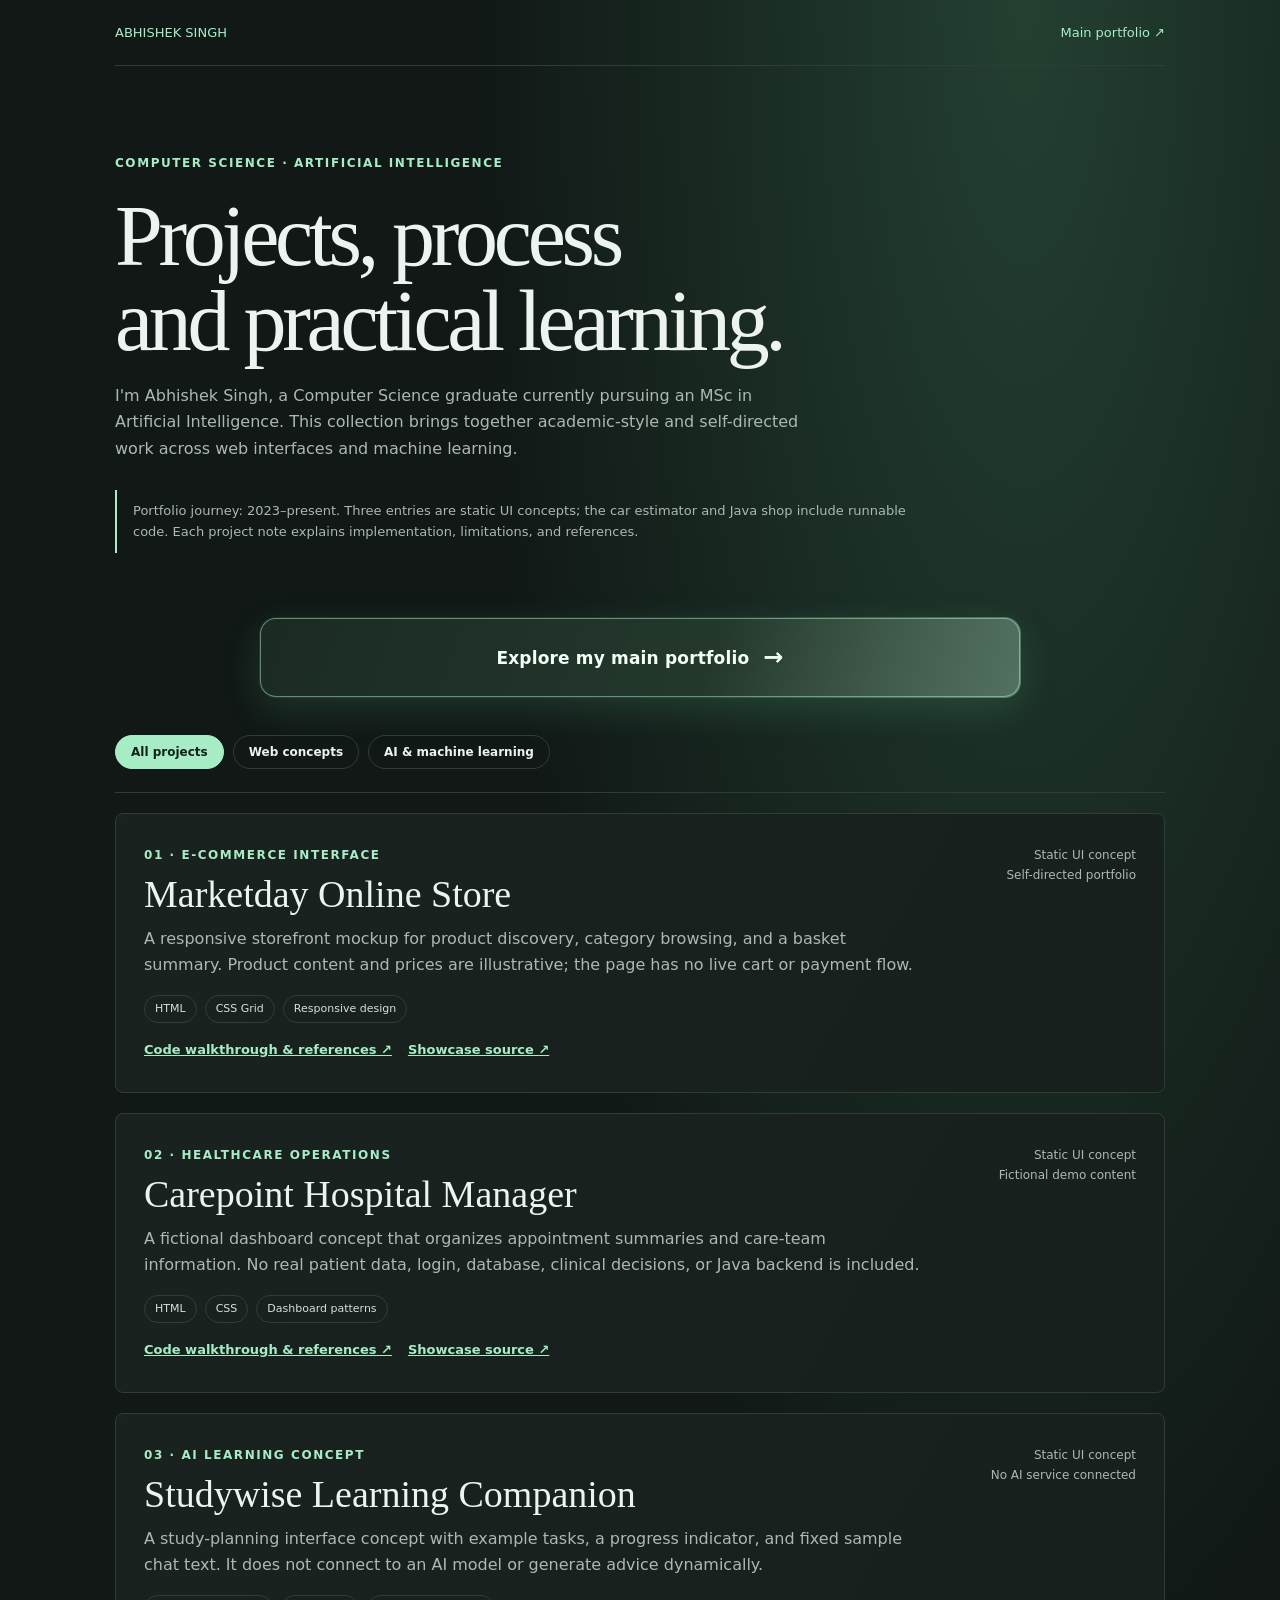
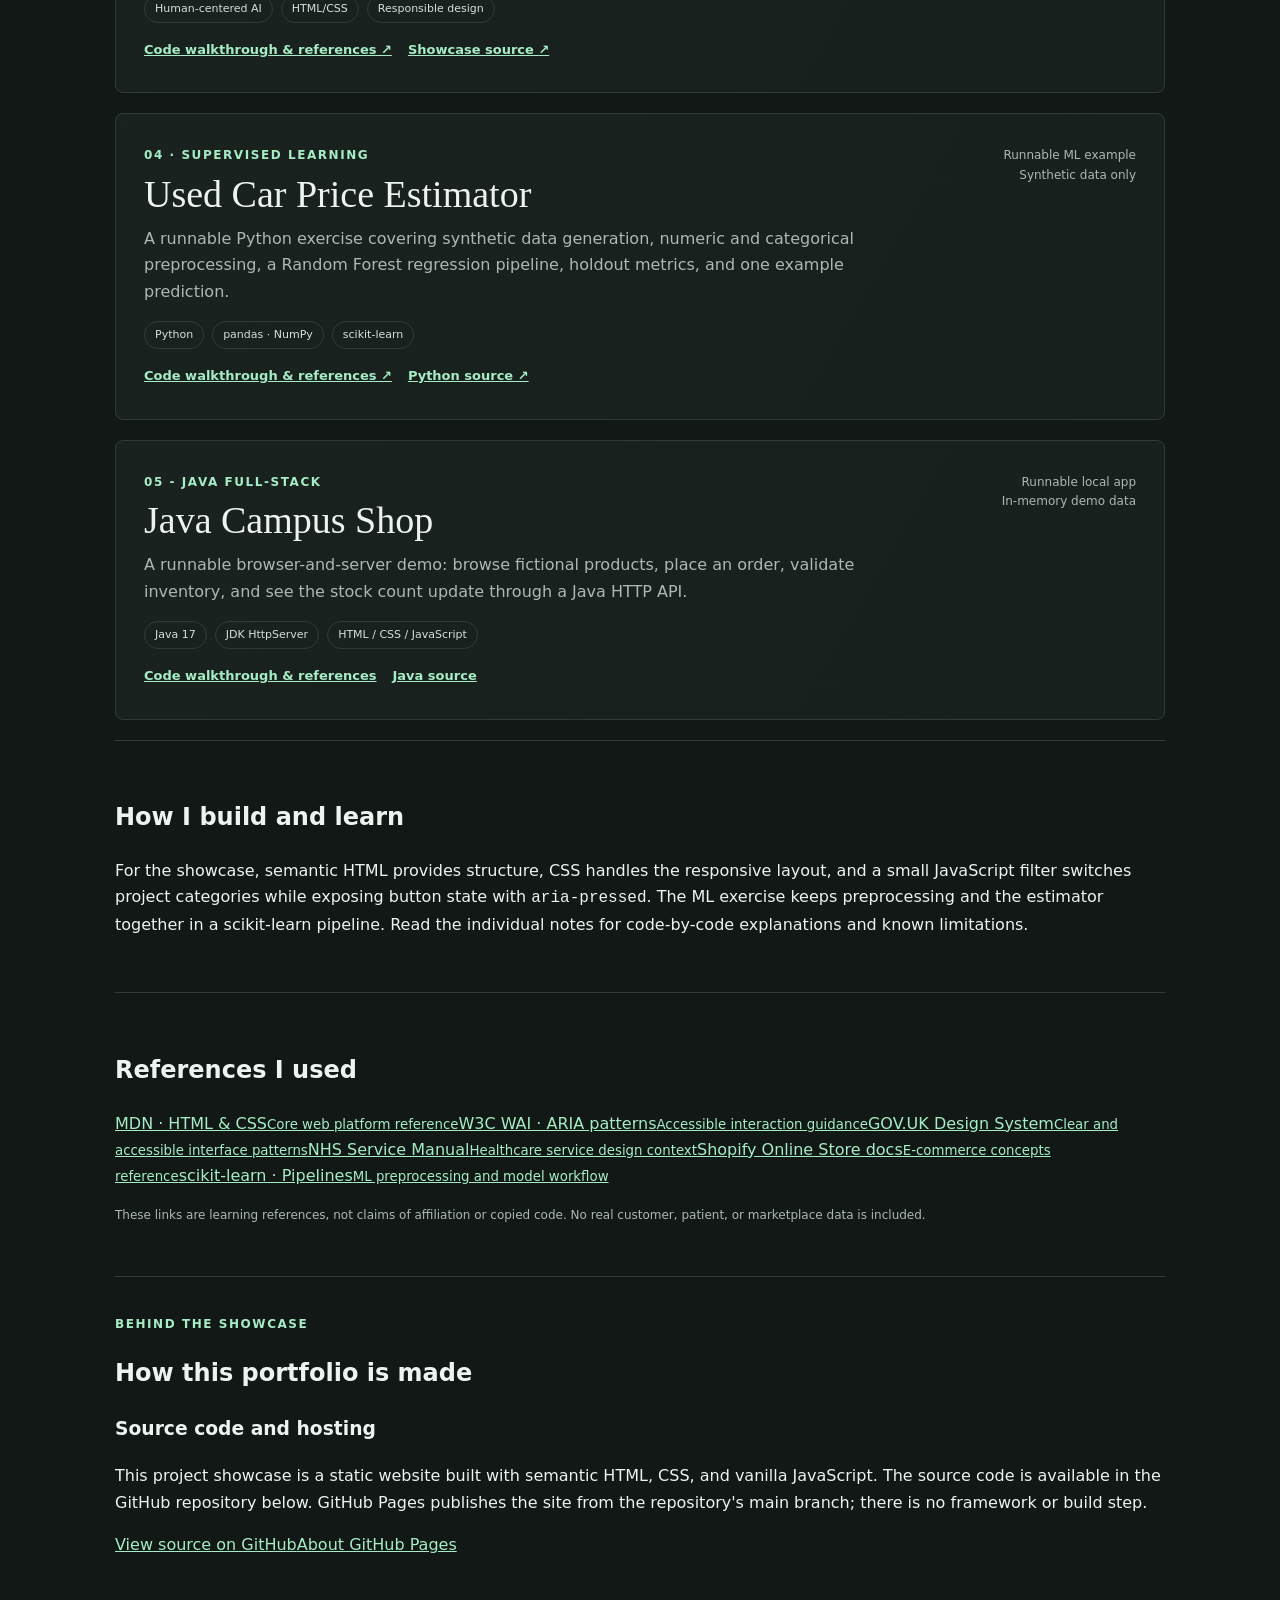
<file: index.html>
﻿<!doctype html>
<html lang="en">
<head>
<meta charset="utf-8"><meta name="viewport" content="width=device-width, initial-scale=1">
<meta name="theme-color" content="#111816"><meta name="description" content="Abhishek Singh's computer science and AI portfolio projects, with code walkthroughs and references.">
<title>Abhishek Singh · Project Portfolio</title>
<style>
:root{color-scheme:dark;--bg:#111816;--panel:#19221f;--line:#303d37;--text:#edf3ef;--muted:#abb9b1;--accent:#a6edc5;--serif:Georgia,serif;--sans:Inter,system-ui,-apple-system,'Segoe UI',sans-serif}*{box-sizing:border-box}body{margin:0;background:radial-gradient(ellipse at 80% 0%,#234031 0,transparent 38%),var(--bg);color:var(--text);font:16px/1.65 var(--sans)}a{color:var(--accent)}a:focus-visible,button:focus-visible{outline:3px solid #f4c96b;outline-offset:4px}.wrap{width:min(1050px,calc(100% - 40px));margin:auto}.top{padding:22px 0;border-bottom:1px solid var(--line);display:flex;justify-content:space-between;gap:18px;font-size:13px}.top a{text-decoration:none}.hero{padding:88px 0 65px;max-width:810px}.eyebrow,.tag{color:var(--accent);font-size:12px;font-weight:750;letter-spacing:.13em;text-transform:uppercase}.hero h1{font:500 clamp(48px,8vw,86px)/.98 var(--serif);letter-spacing:-.05em;margin:20px 0}.hero p{color:var(--muted);max-width:690px}.intro-note{border-left:2px solid var(--accent);padding:10px 16px;color:var(--muted);font-size:13px;margin-top:28px}.filters{display:flex;gap:9px;flex-wrap:wrap;padding:0 0 23px;border-bottom:1px solid var(--line)}button{border:1px solid var(--line);background:transparent;color:var(--text);padding:9px 15px;border-radius:30px;font:700 12px var(--sans);cursor:pointer}button[aria-pressed=true]{background:var(--accent);border-color:var(--accent);color:#122017}.project{display:grid;grid-template-columns:minmax(0,1fr) 180px;gap:30px;align-items:start;padding:32px 28px;margin:20px 0;background:linear-gradient(120deg,var(--panel),#18201e);border:1px solid var(--line);border-radius:8px}.project h2{font:500 clamp(27px,4vw,38px)/1.1 var(--serif);margin:8px 0}.project p{color:var(--muted);margin:10px 0}.pills{display:flex;flex-wrap:wrap;gap:8px;margin:16px 0}.pill{border:1px solid var(--line);border-radius:30px;padding:4px 10px;color:#d4e1d9;font-size:11px}.links{display:flex;gap:16px;flex-wrap:wrap;font-size:13px;font-weight:700}.kind{color:var(--muted);font-size:12px;text-align:right}.section{padding:38px 0;border-top:1px solid var(--line)}.main-portfolio-cta{position:relative;isolation:isolate;display:flex;align-items:center;justify-content:center;gap:14px;max-width:760px;margin:0 auto 38px;padding:19px 26px;border:1px solid #a6edc580;border-radius:16px;background:linear-gradient(110deg,#1b2b22,#283d30,#193128,#1b2b22);background-size:260% 100%;box-shadow:0 0 0 1px #a6edc51a,0 12px 38px #6ee7a526;color:#f2fff6;text-decoration:none;text-align:center;font-size:17px;font-weight:800;letter-spacing:.01em;animation:cta-flow 6s ease-in-out infinite,cta-breathe 3s ease-in-out infinite}.main-portfolio-cta:before{content:"";position:absolute;z-index:-1;inset:-2px;border-radius:inherit;background:linear-gradient(105deg,transparent 25%,#c8ffe866 50%,transparent 72%);background-size:240% 100%;animation:cta-sheen 4.5s ease-in-out infinite}.main-portfolio-cta .cta-arrow{display:inline-block;font-size:24px;animation:arrow-nudge 1.8s ease-in-out infinite}.main-portfolio-cta:hover{transform:translateY(-4px) scale(1.015);box-shadow:0 0 0 1px #a6edc566,0 18px 48px #6ee7a54d}.main-portfolio-cta{transition:transform .25s ease,box-shadow .25s ease}@keyframes cta-flow{0%,100%{background-position:0% 50%}50%{background-position:100% 50%}}@keyframes cta-sheen{0%,22%{background-position:120% 0}62%,100%{background-position:-120% 0}}@keyframes cta-breathe{0%,100%{box-shadow:0 0 0 1px #a6edc51a,0 12px 38px #6ee7a526}50%{box-shadow:0 0 0 2px #a6edc533,0 16px 48px #6ee7a540}}@keyframes arrow-nudge{0%,100%{transform:translateX(0)}50%{transform:translateX(6px)}}@media(max-width:650px){.main-portfolio-cta{font-size:15px;padding:17px 18px;margin-bottom:30px}}@media(prefers-reduced-motion:reduce){.main-portfolio-cta,.main-portfolio-cta:before,.main-portfolio-cta .cta-arrow{animation:none}}
</style>
</head>
<body>
<header class="wrap top"><a href="https://github.com/asksuk0105-a11y">ABHISHEK SINGH</a><a href="https://asksuk0105-a11y.github.io/abhishek-singh-portfolio/">Main portfolio ↗</a></header>
<main class="wrap">
<section class="hero"><div class="eyebrow">Computer Science · Artificial Intelligence</div><h1>Projects, process<br>and practical learning.</h1><p>I'm Abhishek Singh, a Computer Science graduate currently pursuing an MSc in Artificial Intelligence. This collection brings together academic-style and self-directed work across web interfaces and machine learning.</p><div class="intro-note">Portfolio journey: 2023–present. Three entries are static UI concepts; the car estimator and Java shop include runnable code. Each project note explains implementation, limitations, and references.</div></section><a class="main-portfolio-cta" href="https://asksuk0105-a11y.github.io/abhishek-singh-portfolio/">Explore my main portfolio <span class="cta-arrow" aria-hidden="true">→</span></a>
<nav class="filters" aria-label="Filter projects"><button aria-pressed="true" data-filter="all">All projects</button><button aria-pressed="false" data-filter="web">Web concepts</button><button aria-pressed="false" data-filter="ai">AI & machine learning</button></nav>
<article class="project" data-kind="web"><div><div class="tag">01 · E-commerce interface</div><h2>Marketday Online Store</h2><p>A responsive storefront mockup for product discovery, category browsing, and a basket summary. Product content and prices are illustrative; the page has no live cart or payment flow.</p><div class="pills"><span class="pill">HTML</span><span class="pill">CSS Grid</span><span class="pill">Responsive design</span></div><div class="links"><a href="https://github.com/asksuk0105-a11y/abhishek-project-showcase/tree/main/marketday">Code walkthrough & references ↗</a><a href="https://github.com/asksuk0105-a11y/abhishek-project-showcase/blob/main/index.html">Showcase source ↗</a></div></div><div class="kind">Static UI concept<br>Self-directed portfolio</div></article>
<article class="project" data-kind="web"><div><div class="tag">02 · Healthcare operations</div><h2>Carepoint Hospital Manager</h2><p>A fictional dashboard concept that organizes appointment summaries and care-team information. No real patient data, login, database, clinical decisions, or Java backend is included.</p><div class="pills"><span class="pill">HTML</span><span class="pill">CSS</span><span class="pill">Dashboard patterns</span></div><div class="links"><a href="https://github.com/asksuk0105-a11y/abhishek-project-showcase/tree/main/carepoint">Code walkthrough & references ↗</a><a href="https://github.com/asksuk0105-a11y/abhishek-project-showcase/blob/main/index.html">Showcase source ↗</a></div></div><div class="kind">Static UI concept<br>Fictional demo content</div></article>
<article class="project" data-kind="ai"><div><div class="tag">03 · AI learning concept</div><h2>Studywise Learning Companion</h2><p>A study-planning interface concept with example tasks, a progress indicator, and fixed sample chat text. It does not connect to an AI model or generate advice dynamically.</p><div class="pills"><span class="pill">Human-centered AI</span><span class="pill">HTML/CSS</span><span class="pill">Responsible design</span></div><div class="links"><a href="https://github.com/asksuk0105-a11y/abhishek-project-showcase/tree/main/studywise">Code walkthrough & references ↗</a><a href="https://github.com/asksuk0105-a11y/abhishek-project-showcase/blob/main/index.html">Showcase source ↗</a></div></div><div class="kind">Static UI concept<br>No AI service connected</div></article>
<article class="project" data-kind="ai"><div><div class="tag">04 · Supervised learning</div><h2>Used Car Price Estimator</h2><p>A runnable Python exercise covering synthetic data generation, numeric and categorical preprocessing, a Random Forest regression pipeline, holdout metrics, and one example prediction.</p><div class="pills"><span class="pill">Python</span><span class="pill">pandas · NumPy</span><span class="pill">scikit-learn</span></div><div class="links"><a href="https://github.com/asksuk0105-a11y/abhishek-project-showcase/tree/main/car-price-prediction">Code walkthrough & references ↗</a><a href="https://github.com/asksuk0105-a11y/abhishek-project-showcase/blob/main/car-price-prediction/train_model.py">Python source ↗</a></div></div><div class="kind">Runnable ML example<br>Synthetic data only</div></article>
<article class="project" data-kind="web"><div><div class="tag">05 - Java full-stack</div><h2>Java Campus Shop</h2><p>A runnable browser-and-server demo: browse fictional products, place an order, validate inventory, and see the stock count update through a Java HTTP API.</p><div class="pills"><span class="pill">Java 17</span><span class="pill">JDK HttpServer</span><span class="pill">HTML / CSS / JavaScript</span></div><div class="links"><a href="https://github.com/asksuk0105-a11y/abhishek-project-showcase/tree/main/java-campus-shop">Code walkthrough & references</a><a href="https://github.com/asksuk0105-a11y/abhishek-project-showcase/blob/main/java-campus-shop/ShopApplication.java">Java source</a></div></div><div class="kind">Runnable local app<br>In-memory demo data</div></article>
<section class="section"><h2>How I build and learn</h2><p>For the showcase, semantic HTML provides structure, CSS handles the responsive layout, and a small JavaScript filter switches project categories while exposing button state with <code>aria-pressed</code>. The ML exercise keeps preprocessing and the estimator together in a scikit-learn pipeline. Read the individual notes for code-by-code explanations and known limitations.</p></section>
<section class="section"><h2>References I used</h2><div class="refgrid"><a href="https://developer.mozilla.org/en-US/docs/Web/HTML">MDN · HTML & CSS<small>Core web platform reference</small></a><a href="https://www.w3.org/WAI/ARIA/apg/">W3C WAI · ARIA patterns<small>Accessible interaction guidance</small></a><a href="https://design-system.service.gov.uk/">GOV.UK Design System<small>Clear and accessible interface patterns</small></a><a href="https://service-manual.nhs.uk/">NHS Service Manual<small>Healthcare service design context</small></a><a href="https://help.shopify.com/en/manual/online-store">Shopify Online Store docs<small>E-commerce concepts reference</small></a><a href="https://scikit-learn.org/stable/modules/compose.html">scikit-learn · Pipelines<small>ML preprocessing and model workflow</small></a></div><p class="kind" style="text-align:left;margin-top:16px">These links are learning references, not claims of affiliation or copied code. No real customer, patient, or marketplace data is included.</p></section><section class="section" id="build"><div class="eyebrow">Behind the showcase</div><h2>How this portfolio is made</h2><div class="build-note"><h3>Source code and hosting</h3><p>This project showcase is a static website built with semantic HTML, CSS, and vanilla JavaScript. The source code is available in the GitHub repository below. GitHub Pages publishes the site from the repository's main branch; there is no framework or build step.</p><div class="build-links"><a href="https://github.com/asksuk0105-a11y/abhishek-project-showcase">View source on GitHub</a><a href="https://pages.github.com/">About GitHub Pages</a></div></div></section>
</main>
<footer class="wrap footer"><a href="https://github.com/asksuk0105-a11y">GitHub</a><a href="https://asksuk0105-a11y.github.io/abhishek-singh-portfolio/">Main portfolio</a><a href="mailto:abhisheksingh00015@gmail.com">Contact</a></footer>
<script>document.querySelectorAll('.filters button').forEach(button=>button.addEventListener('click',()=>{document.querySelectorAll('.filters button').forEach(item=>item.setAttribute('aria-pressed',String(item===button)));document.querySelectorAll('.project').forEach(card=>card.hidden=button.dataset.filter!=='all'&&card.dataset.kind!==button.dataset.filter)}));if("IntersectionObserver" in window&&!window.matchMedia("(prefers-reduced-motion: reduce)").matches){const revealObserver=new IntersectionObserver(entries=>entries.forEach(entry=>{if(entry.isIntersecting){entry.target.classList.add("is-visible");revealObserver.unobserve(entry.target)}}),{threshold:.12});document.querySelectorAll(".project").forEach((card,index)=>{card.style.transitionDelay=`${(index%3)*100}ms`;revealObserver.observe(card)})}else{document.querySelectorAll(".project").forEach(card=>card.classList.add("is-visible"))}</script>
</body></html>
</file>
